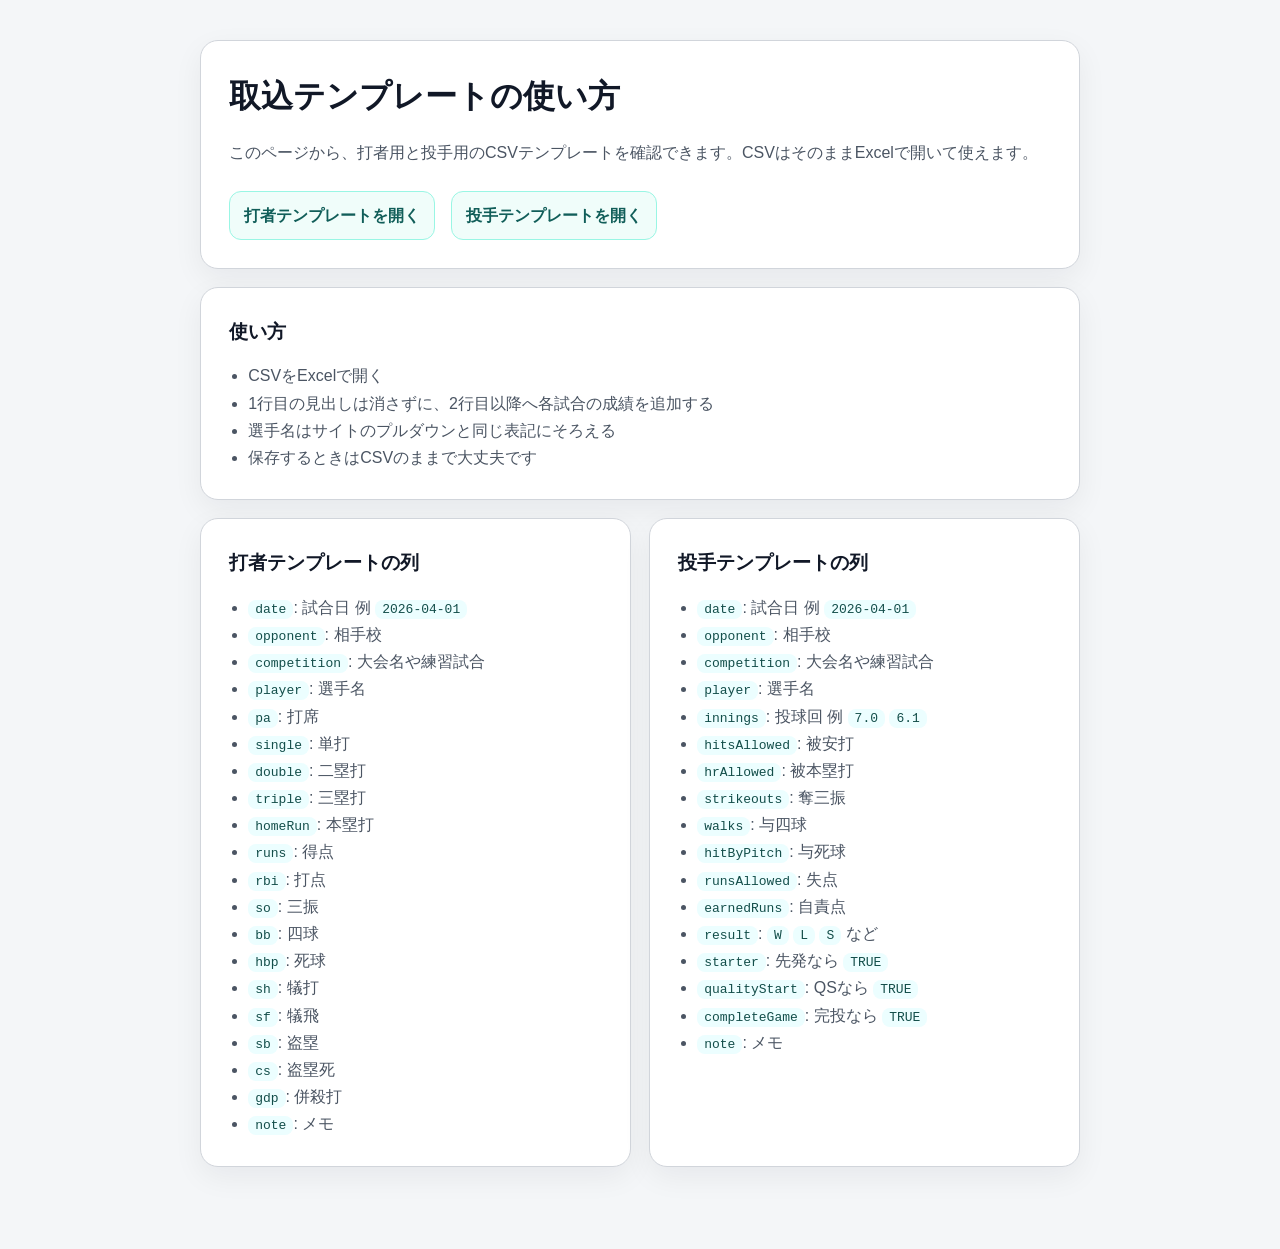
<file: import-guide.html>
<!DOCTYPE html>
<html lang="ja">
<head>
  <meta charset="UTF-8">
  <meta name="viewport" content="width=device-width, initial-scale=1.0">
  <title>取込テンプレートの使い方</title>
  <style>
    :root {
      --bg: #f4f6f8;
      --panel: #ffffff;
      --text: #111827;
      --muted: #4b5563;
      --line: #d1d5db;
      --accent: #0f766e;
    }
    * { box-sizing: border-box; }
    body {
      margin: 0;
      font-family: "Yu Gothic UI", "Yu Gothic", sans-serif;
      background: var(--bg);
      color: var(--text);
      line-height: 1.7;
    }
    .wrap {
      max-width: 920px;
      margin: 0 auto;
      padding: 40px 20px 64px;
    }
    .panel {
      background: var(--panel);
      border: 1px solid var(--line);
      border-radius: 18px;
      padding: 28px;
      margin-bottom: 18px;
      box-shadow: 0 10px 30px rgba(15, 23, 42, 0.06);
    }
    h1, h2 { margin: 0 0 14px; }
    h1 { font-size: 2rem; }
    h2 { font-size: 1.2rem; }
    p, li { color: var(--muted); }
    ul { padding-left: 1.2rem; margin: 0; }
    code {
      background: #ecfeff;
      color: #134e4a;
      padding: 2px 7px;
      border-radius: 8px;
    }
    .files a {
      display: inline-block;
      margin: 8px 12px 0 0;
      padding: 10px 14px;
      border-radius: 12px;
      text-decoration: none;
      border: 1px solid #99f6e4;
      background: #f0fdfa;
      color: #115e59;
      font-weight: 700;
    }
    .cols {
      display: grid;
      grid-template-columns: repeat(auto-fit, minmax(260px, 1fr));
      gap: 18px;
    }
  </style>
</head>
<body>
  <main class="wrap">
    <section class="panel">
      <h1>取込テンプレートの使い方</h1>
      <p>このページから、打者用と投手用のCSVテンプレートを確認できます。CSVはそのままExcelで開いて使えます。</p>
      <div class="files">
        <a href="./取込テンプレート_打者.csv">打者テンプレートを開く</a>
        <a href="./取込テンプレート_投手.csv">投手テンプレートを開く</a>
      </div>
    </section>

    <section class="panel">
      <h2>使い方</h2>
      <ul>
        <li>CSVをExcelで開く</li>
        <li>1行目の見出しは消さずに、2行目以降へ各試合の成績を追加する</li>
        <li>選手名はサイトのプルダウンと同じ表記にそろえる</li>
        <li>保存するときはCSVのままで大丈夫です</li>
      </ul>
    </section>

    <section class="cols">
      <article class="panel">
        <h2>打者テンプレートの列</h2>
        <ul>
          <li><code>date</code>: 試合日 例 <code>2026-04-01</code></li>
          <li><code>opponent</code>: 相手校</li>
          <li><code>competition</code>: 大会名や練習試合</li>
          <li><code>player</code>: 選手名</li>
          <li><code>pa</code>: 打席</li>
          <li><code>single</code>: 単打</li>
          <li><code>double</code>: 二塁打</li>
          <li><code>triple</code>: 三塁打</li>
          <li><code>homeRun</code>: 本塁打</li>
          <li><code>runs</code>: 得点</li>
          <li><code>rbi</code>: 打点</li>
          <li><code>so</code>: 三振</li>
          <li><code>bb</code>: 四球</li>
          <li><code>hbp</code>: 死球</li>
          <li><code>sh</code>: 犠打</li>
          <li><code>sf</code>: 犠飛</li>
          <li><code>sb</code>: 盗塁</li>
          <li><code>cs</code>: 盗塁死</li>
          <li><code>gdp</code>: 併殺打</li>
          <li><code>note</code>: メモ</li>
        </ul>
      </article>

      <article class="panel">
        <h2>投手テンプレートの列</h2>
        <ul>
          <li><code>date</code>: 試合日 例 <code>2026-04-01</code></li>
          <li><code>opponent</code>: 相手校</li>
          <li><code>competition</code>: 大会名や練習試合</li>
          <li><code>player</code>: 選手名</li>
          <li><code>innings</code>: 投球回 例 <code>7.0</code> <code>6.1</code></li>
          <li><code>hitsAllowed</code>: 被安打</li>
          <li><code>hrAllowed</code>: 被本塁打</li>
          <li><code>strikeouts</code>: 奪三振</li>
          <li><code>walks</code>: 与四球</li>
          <li><code>hitByPitch</code>: 与死球</li>
          <li><code>runsAllowed</code>: 失点</li>
          <li><code>earnedRuns</code>: 自責点</li>
          <li><code>result</code>: <code>W</code> <code>L</code> <code>S</code> など</li>
          <li><code>starter</code>: 先発なら <code>TRUE</code></li>
          <li><code>qualityStart</code>: QSなら <code>TRUE</code></li>
          <li><code>completeGame</code>: 完投なら <code>TRUE</code></li>
          <li><code>note</code>: メモ</li>
        </ul>
      </article>
    </section>
  </main>
</body>
</html>
</file>
